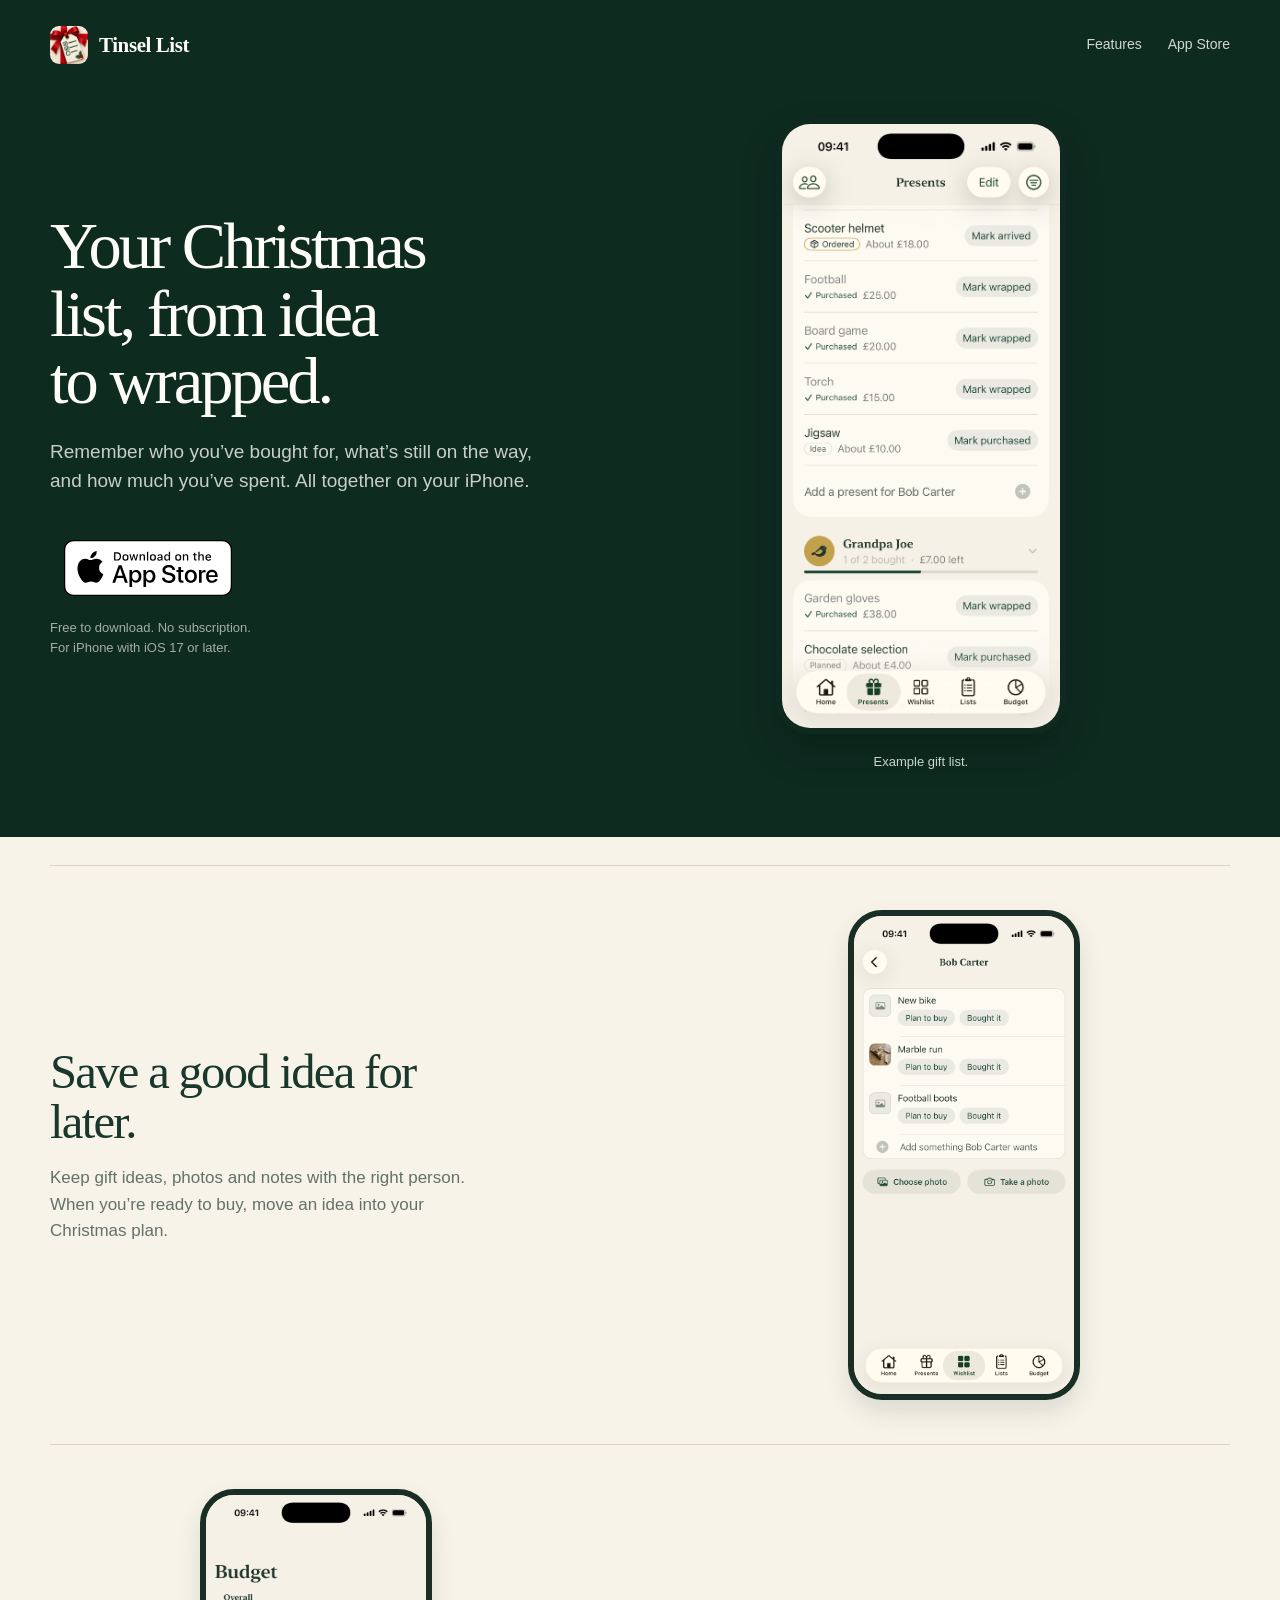
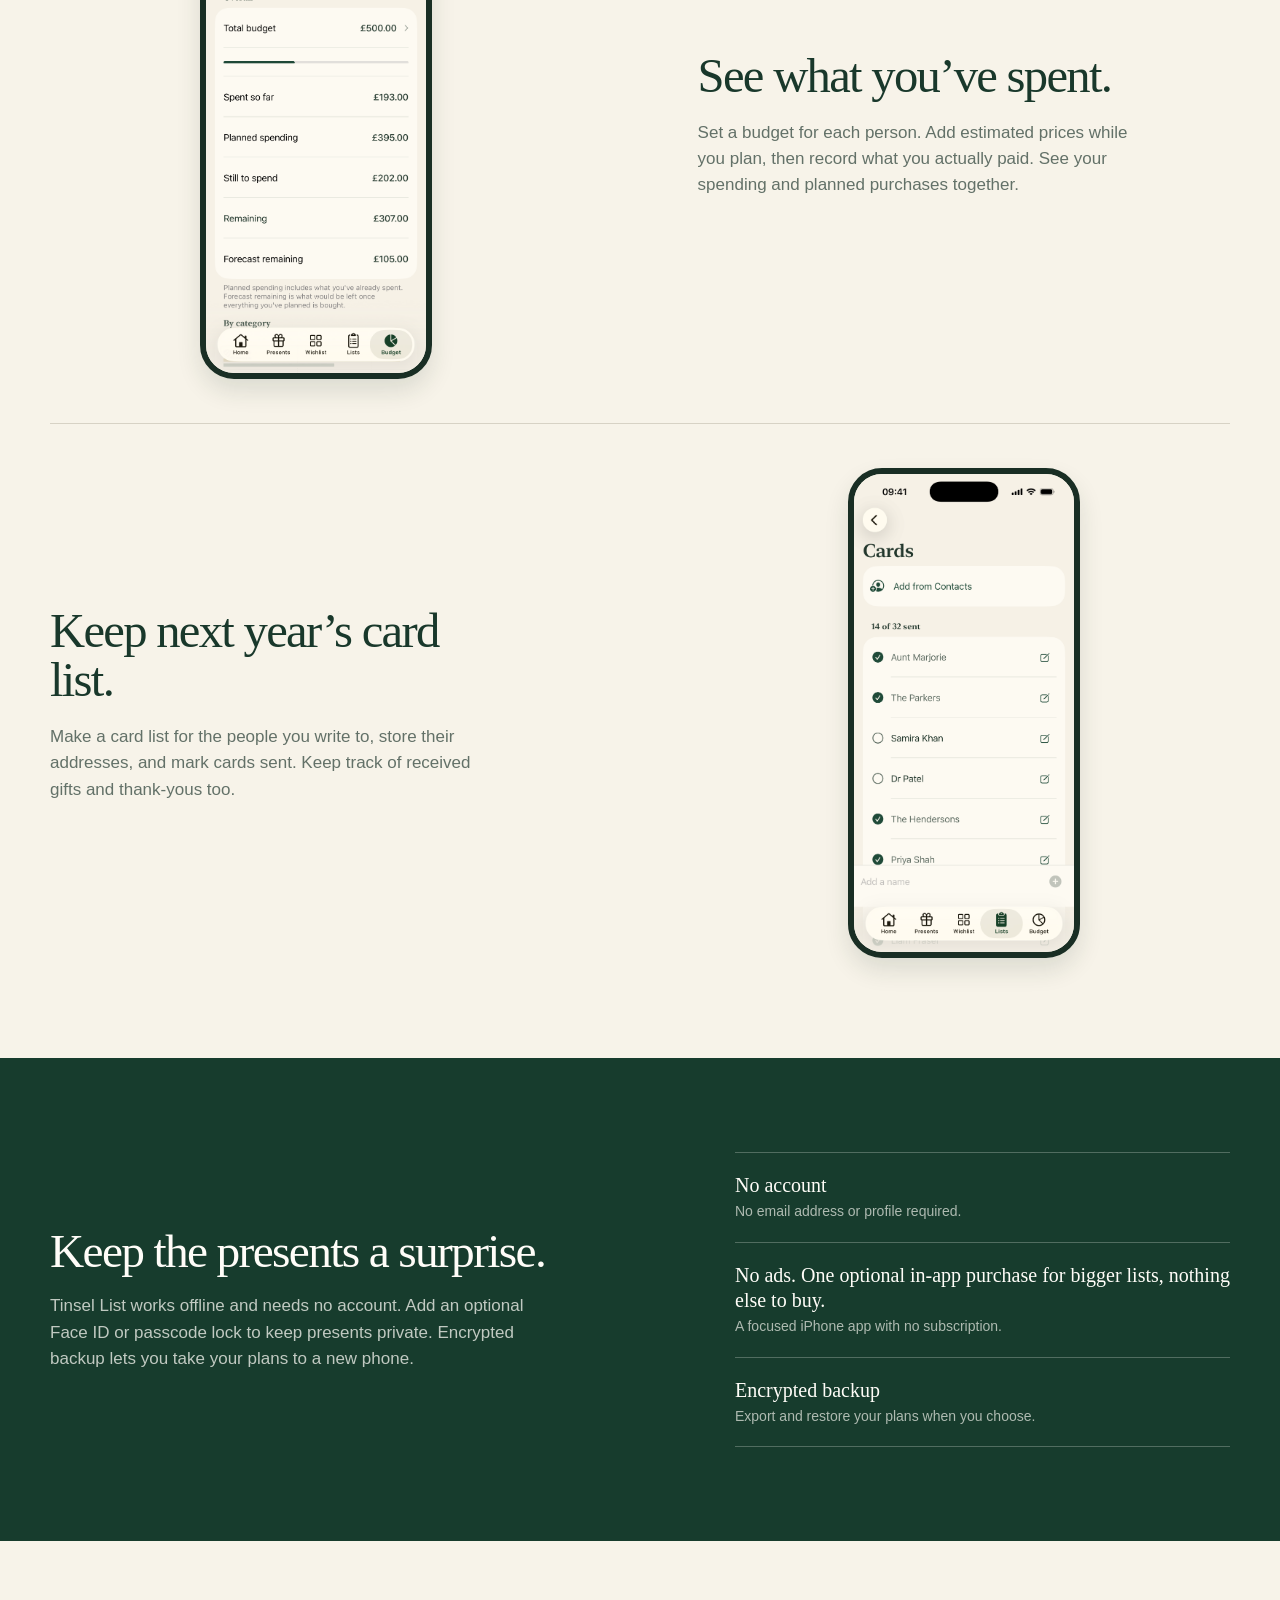
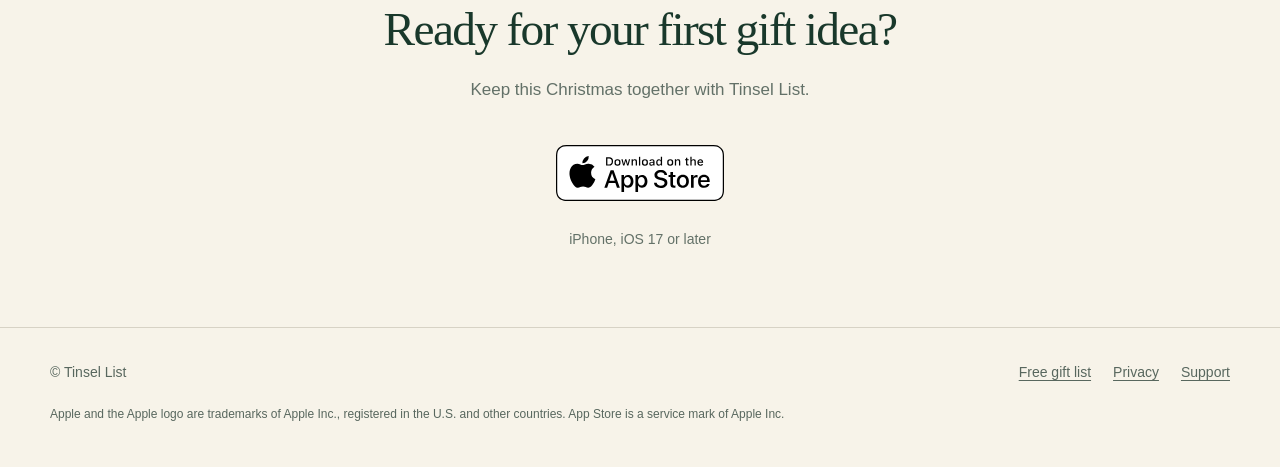
<file: index.html>
<!doctype html>
<html lang="en-US">
<head>
  <meta charset="utf-8">
  <meta name="viewport" content="width=device-width, initial-scale=1">
  <meta name="description" content="A private Christmas planner for gift ideas, buying, wrapping, budgets and cards, all on your iPhone.">
  <meta property="og:type" content="website">
  <meta property="og:title" content="Tinsel List | Christmas planner for iPhone">
  <meta property="og:description" content="Gift ideas, shopping, wrapping and budgets, together on your iPhone. Free to download. No subscription.">
  <meta property="og:url" content="https://tinsellist.app/">
  <meta property="og:image" content="https://tinsellist.app/apple-touch-icon.png">
  <meta name="apple-itunes-app" content="app-id=6808198540">
  <meta name="p:domain_verify" content="84f8413694e72afcef038eab206c9a1b">
  <title>Tinsel List | Christmas planner for iPhone</title>
  <link rel="canonical" href="https://tinsellist.app/">
  <link rel="icon" href="favicon.png" type="image/png">
  <link rel="apple-touch-icon" href="apple-touch-icon.png">
  <style>
    :root {
      --pine: #173c2d;
      --pine-deep: #0e2b20;
      --pine-soft: #285744;
      --gold: #c79b44;
      --paper: #f7f3e9;
      --ink: #19382b;
      --muted: #637168;
      --line: #d7d2c5;
      --white: #fffdf8;
      --sans: -apple-system, BlinkMacSystemFont, "Segoe UI", sans-serif;
      --serif: Iowan Old Style, Baskerville, "Times New Roman", serif;
    }

    * { box-sizing: border-box; }
    html { scroll-behavior: smooth; }
    body { margin: 0; background: var(--paper); color: var(--ink); font: 400 17px/1.55 var(--sans); }
    a { color: inherit; }
    a:focus-visible { outline: 3px solid #165842; outline-offset: 4px; }
    .wrap { width: min(1180px, calc(100% - 48px)); margin: 0 auto; }

    .site-header { position: relative; z-index: 2; color: var(--white); background: var(--pine-deep); }
    .nav { min-height: 90px; display: flex; align-items: center; justify-content: space-between; gap: 24px; }
    .brand { display: inline-flex; align-items: center; gap: 11px; text-decoration: none; font: 600 21px/1 var(--serif); letter-spacing: -.02em; }
    .brand img { width: 38px; height: 38px; border-radius: 9px; }
    .nav-links { display: flex; align-items: center; gap: 26px; font-size: 14px; }
    .nav-links a { color: rgba(255,253,248,.82); text-decoration: none; }
    .nav-links a:hover { color: var(--white); }

    .hero { color: var(--white); background: var(--pine-deep); }
    .hero-grid { position: relative; display: grid; grid-template-columns: minmax(0, .9fr) minmax(0, 1.1fr); align-items: center; gap: 56px; padding: 28px 0 64px; }
    .hero-copy { padding-bottom: 20px; }
    .hero-screen { display: grid; justify-items: center; gap: 18px; }
    .hero-screen img { display: block; width: 290px; border: 6px solid #10291e; border-radius: 34px; box-shadow: 0 18px 38px rgba(0,0,0,.2); }
    .hero-screen figcaption { color: #c7d5ca; font-size: 13px; text-align: center; }
    h1, h2, h3, p { margin-top: 0; }
    figure { margin: 0; }
    img { max-width: 100%; height: auto; }
    h1 { max-width: 670px; text-wrap: balance; margin-bottom: 23px; font: 500 clamp(3.5rem, 5.2vw, 4.8rem)/1.01 var(--serif); letter-spacing: -.045em; }
    .hero-copy > p:not(.app-note) { max-width: 520px; margin-bottom: 30px; color: rgba(255,253,248,.78); font-size: 19px; }
    .badge { display: inline-block; padding: 14px; line-height: 0; }
    .badge img { width: auto; height: 56px; }
    .app-note { max-width: 390px; margin: 8px 0 0; color: rgba(255,253,248,.62); font-size: 13px; }


    h2 { margin-bottom: 25px; font: 500 clamp(2.4rem, 3.7vw, 3.6rem)/1.02 var(--serif); letter-spacing: -.035em; }

    .showcase { padding: 28px 0 56px; }
    .feature-row { display: grid; grid-template-columns: 1fr 1fr; gap: clamp(44px, 9vw, 140px); align-items: center; padding: 44px 0; border-top: 1px solid var(--line); }
    .feature-row.reverse .feature-copy { order: 2; }
    .feature-row.reverse .screenshot { order: 1; }
    .feature-copy { max-width: 440px; }
    .feature-copy h2 { font-size: clamp(2.35rem, 3.8vw, 4rem); margin-bottom: 18px; }
    .feature-copy p { color: var(--muted); font-size: 17px; }
    .screenshot { position: relative; min-height: 0; display: grid; place-items: center; }
    .screenshot img { position: relative; z-index: 1; display: block; width: min(232px, 100%); border: 6px solid #192e24; border-radius: 34px; box-shadow: 0 12px 25px rgba(22,49,36,.12); }

    .private { color: var(--white); background: var(--pine); }
    .private-grid { display: grid; grid-template-columns: 1.1fr .9fr; gap: 80px; align-items: center; padding: 94px 0; }
    .private h2 { max-width: 530px; margin-bottom: 18px; }
    .private p { max-width: 510px; margin-bottom: 0; color: rgba(255,253,248,.73); font-size: 17px; }
    .private-facts { margin: 0; padding: 0; list-style: none; border-top: 1px solid rgba(255,253,248,.25); }
    .private-facts li { padding: 20px 0; border-bottom: 1px solid rgba(255,253,248,.25); font: 500 20px/1.25 var(--serif); }
    .private-facts small { display: block; margin-top: 4px; color: rgba(255,253,248,.65); font: 400 14px/1.4 var(--sans); }

    .closing { padding: 64px 0 48px; text-align: center; }
    .closing h2 { max-width: 720px; margin: 0 auto 23px; }
    .closing p { max-width: 470px; margin: 0 auto 28px; color: var(--muted); }
    .site-header a:focus-visible, .hero a:focus-visible, .private a:focus-visible { outline-color: #f5cc68; }
    .closing-note { margin-top: 14px !important; font-size: 14px; }

    footer { padding: 34px 0 44px; color: #58675e; border-top: 1px solid var(--line); font-size: 14px; }
    .footer-inner { display: flex; justify-content: space-between; gap: 20px; align-items: center; }
    .legal { max-width: 760px; margin: 22px 0 0; font-size: 12px; line-height: 1.5; }
    .footer-links { display: flex; flex-wrap: wrap; gap: 12px 22px; }
    .footer-links a { text-underline-offset: 3px; }

    @media (max-width: 850px) {
      .hero-grid, .private-grid { grid-template-columns: 1fr; gap: 36px; }
      .hero { min-height: 0; }
      .hero-grid { padding-top: 28px; }
      .hero-screen img { width: 270px; }
      .feature-row { grid-template-columns: 1fr; gap: 24px; padding: 48px 0; }
      .feature-row.reverse .feature-copy, .feature-row.reverse .screenshot { order: initial; }
      .feature-row.reverse .feature-copy { order: 0; }
      .feature-row.reverse .screenshot { order: 1; }
      .feature-copy { max-width: 560px; }
      .screenshot { min-height: 0; }
      .private-grid { padding: 74px 0; }
    }
    @media (max-width: 540px) {
      .wrap { width: min(100% - 32px, 1180px); }
      .nav { min-height: 76px; }
      .nav-links { gap: 16px; font-size: 13px; }
      .nav-links a:first-child { display: none; }
      h1 { font-size: clamp(2.85rem, 12.8vw, 3.4rem); }
      .hero-grid { gap: 24px; }
      .hero-copy { padding-bottom: 0; }
      .hero-screen img { width: 242px; border-radius: 30px; }
      .hero-screen { gap: 14px; }
      .hero-copy > p:not(.app-note) { font-size: 17px; }
      h2 { font-size: 2.65rem; }
      .showcase { padding: 0 0 32px; }
      .feature-row { padding: 40px 0; }
      .screenshot { min-height: 0; }
      .private-grid { gap: 36px; }
      .closing { padding: 48px 0 32px; }
      .footer-inner { display: block; }
      .footer-links { margin-top: 14px; }
    }
    @media (prefers-reduced-motion: reduce) { html { scroll-behavior: auto; } *, *::before, *::after { transition-duration: .01ms !important; animation-duration: .01ms !important; animation-iteration-count: 1 !important; } }
  </style>
</head>
<body>
  <header class="site-header">
    <div class="wrap">
      <nav class="nav" aria-label="Main navigation">
        <a class="brand" href="#top"><img src="apple-touch-icon.png" alt="" width="38" height="38">Tinsel List</a>
        <div class="nav-links">
          <a href="#made-for-december">Features</a>
          <a href="https://apps.apple.com/us/app/tinsel-list-christmas-planner/id6808198540">App Store</a>
        </div>
      </nav>
    </div>
  </header>
  <main id="top">
  <section class="hero" aria-labelledby="page-title">
    <div class="hero-grid wrap">
      <div class="hero-copy">
        <h1 id="page-title">Your Christmas list, from idea to wrapped.</h1>
        <p>Remember who you’ve bought for, what’s still on the way, and how much you’ve spent. All together on your iPhone.</p>
        <a class="badge" href="https://apps.apple.com/us/app/tinsel-list-christmas-planner/id6808198540" aria-label="Download Tinsel List on the App Store"><img src="app-store-badge.svg" alt="Download on the App Store"></a>
        <p class="app-note">Free to download. No subscription.<br>For iPhone with iOS 17 or later.</p>
      </div>
      <figure class="hero-screen">
        <img fetchpriority="high" width="1206" height="2622" src="assets/gift-plan.webp" alt="Tinsel List showing a scooter helmet marked ordered and gifts ready to wrap.">
        <figcaption>Example gift list.</figcaption>
      </figure>
    </div>
  </section>

  <section id="made-for-december" class="showcase" aria-label="Tinsel List features">
    <div class="wrap">
      <article class="feature-row" id="gifts">
        <div class="feature-copy">
          <h2>Save a good idea for later.</h2>
          <p>Keep gift ideas, photos and notes with the right person. When you’re ready to buy, move an idea into your Christmas plan.</p>
        </div>
        <figure class="screenshot">
          <img loading="lazy" width="1206" height="2622" src="assets/gift-ideas.webp" alt="Gift ideas for Bob, including a marble run with a photo and actions to plan a purchase.">
        </figure>
      </article>
      <article class="feature-row reverse" id="budget">
        <div class="feature-copy">
          <h2>See what you’ve spent.</h2>
          <p>Set a budget for each person. Add estimated prices while you plan, then record what you actually paid. See your spending and planned purchases together.</p>
        </div>
        <figure class="screenshot">
          <img loading="lazy" width="1206" height="2622" src="assets/budget-overall-light.webp" alt="Tinsel List budget summary with total, spent, planned and remaining amounts.">
        </figure>
      </article>
      <article class="feature-row" id="cards">
        <div class="feature-copy">
          <h2>Keep next year’s card list.</h2>
          <p>Make a card list for the people you write to, store their addresses, and mark cards sent. Keep track of received gifts and thank-yous too.</p>
        </div>
        <figure class="screenshot">
          <img loading="lazy" width="1206" height="2622" src="assets/cards-list-light.webp" alt="Tinsel List card list showing names and which cards have been sent.">
        </figure>
      </article>
    </div>
  </section>

  <section class="private" aria-labelledby="private-title">
    <div class="wrap private-grid">
      <div>
        <h2 id="private-title">Keep the presents a surprise.</h2>
        <p>Tinsel List works offline and needs no account. Add an optional Face ID or passcode lock to keep presents private. Encrypted backup lets you take your plans to a new phone.</p>
      </div>
      <ul class="private-facts">
        <li>No account<small>No email address or profile required.</small></li>
        <li>No ads. One optional in-app purchase for bigger lists, nothing else to buy.<small>A focused iPhone app with no subscription.</small></li>
        <li>Encrypted backup<small>Export and restore your plans when you choose.</small></li>
      </ul>
    </div>
  </section>

  <section id="download" class="closing" aria-labelledby="closing-title">
    <div class="wrap">
      <h2 id="closing-title">Ready for your first gift idea?</h2>
      <p>Keep this Christmas together with Tinsel List.</p>
      <a class="badge" href="https://apps.apple.com/us/app/tinsel-list-christmas-planner/id6808198540" aria-label="Download Tinsel List on the App Store"><img src="app-store-badge.svg" alt="Download on the App Store"></a>
      <p class="closing-note">iPhone, iOS 17 or later</p>
    </div>
  </section>
  </main>

  <footer>
    <div class="wrap footer-inner">
      <span>© Tinsel List</span>
      <div class="footer-links"><a href="christmas-gift-list/">Free gift list</a><a href="privacy.html">Privacy</a><a href="support.html">Support</a></div>
    </div>
    <div class="wrap"><p class="legal">Apple and the Apple logo are trademarks of Apple Inc., registered in the U.S. and other countries. App Store is a service mark of Apple Inc.</p></div>
  </footer>
</body>
</html>
</file>
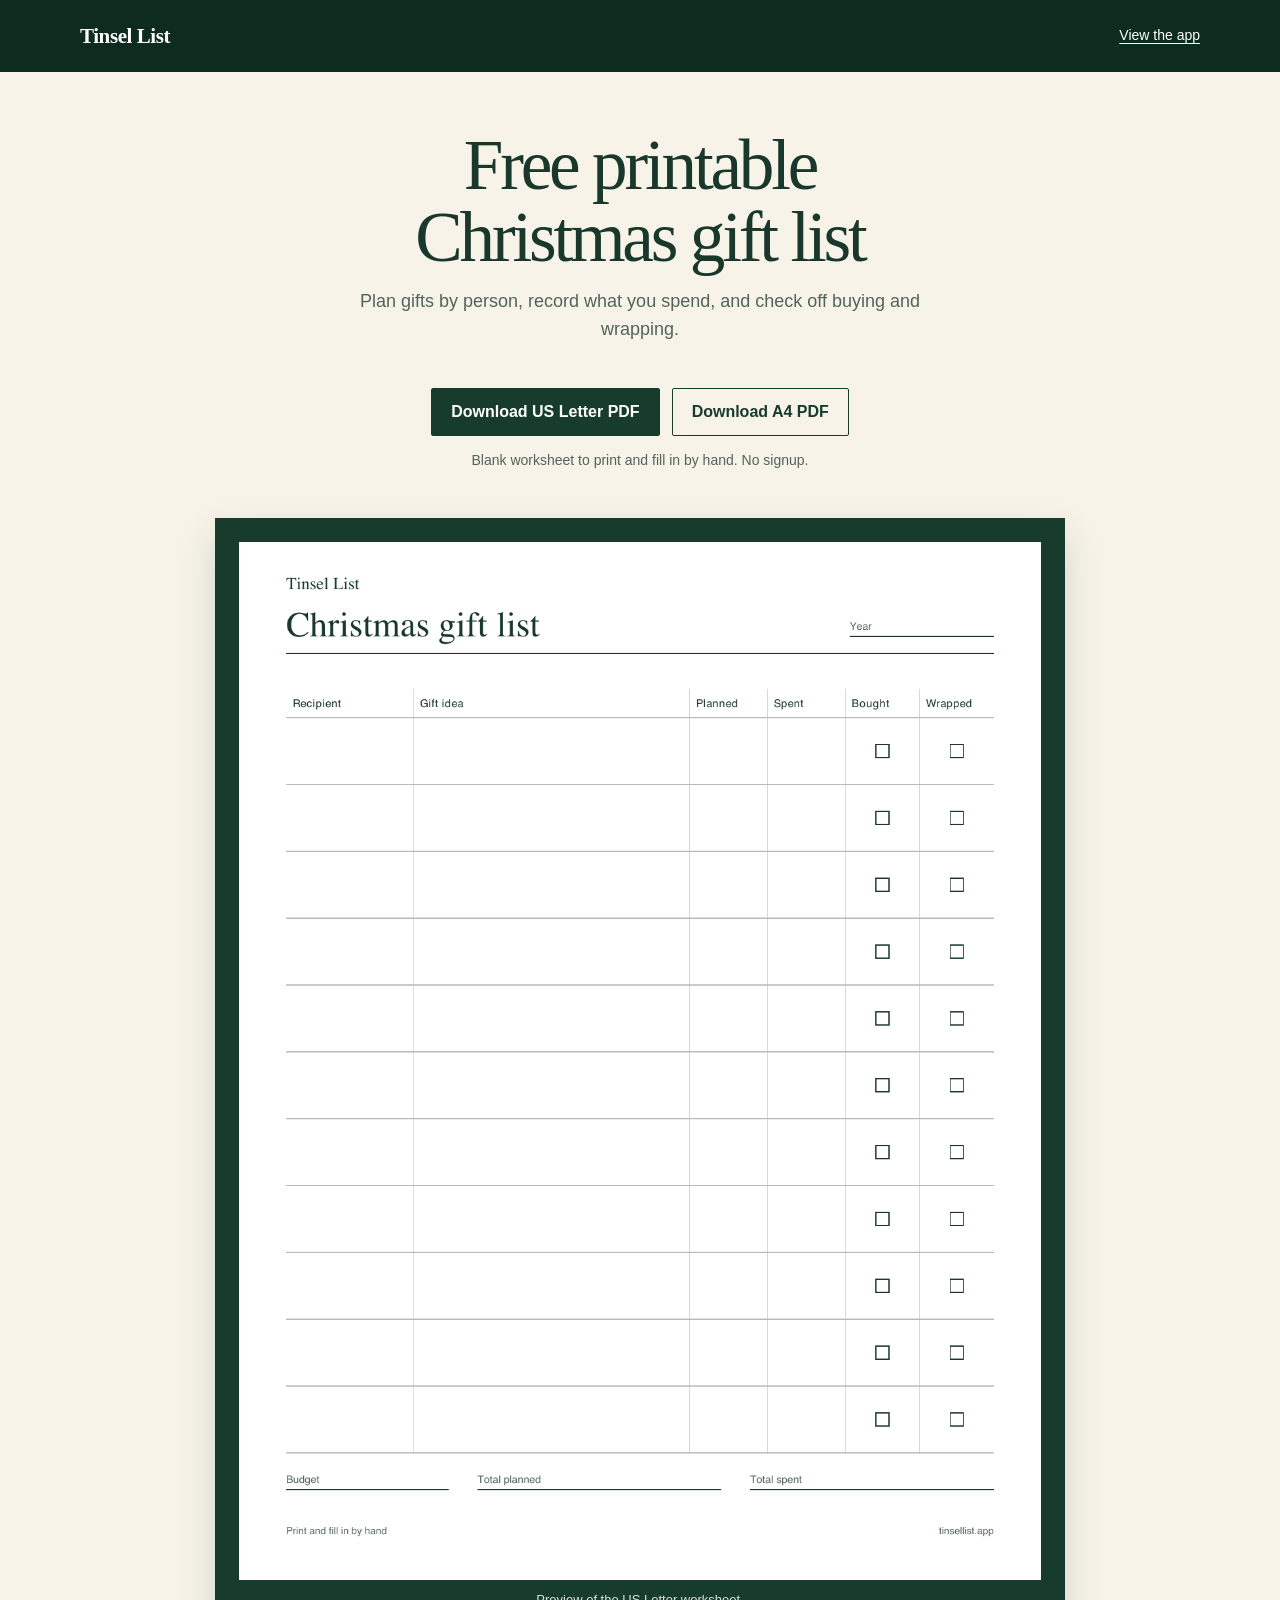
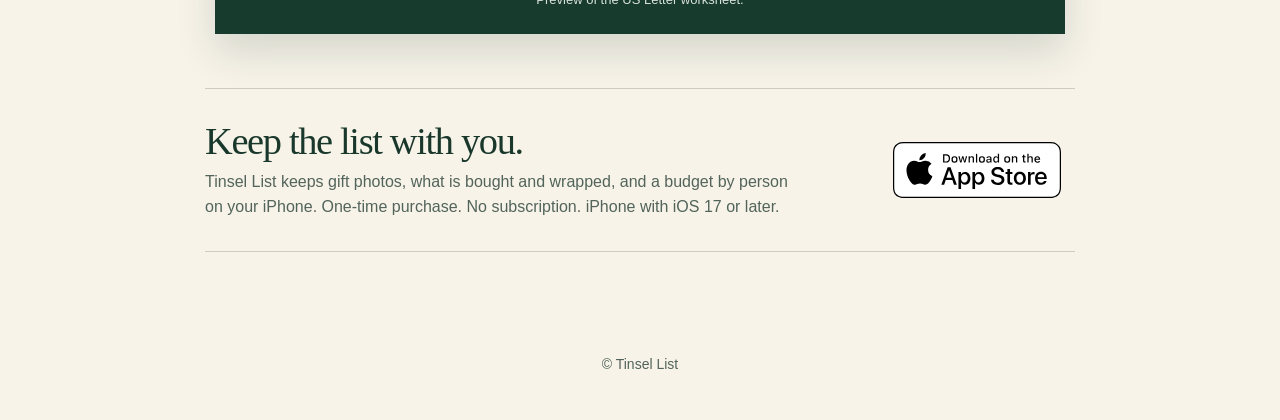
<file: christmas-gift-list/index.html>
<!doctype html>
<html lang="en-US">
<head>
  <meta charset="utf-8">
  <meta name="viewport" content="width=device-width, initial-scale=1">
  <meta name="apple-itunes-app" content="app-id=6808198540">
  <meta name="description" content="A free blank Christmas gift list to print and fill in by hand.">
  <meta name="robots" content="index, follow">
  <meta property="og:type" content="website">
  <meta property="og:title" content="Free printable Christmas gift list | Tinsel List">
  <meta property="og:description" content="A blank Christmas gift list to print and fill in by hand.">
  <meta property="og:url" content="https://tinsellist.app/christmas-gift-list/">
  <meta property="og:image" content="https://tinsellist.app/apple-touch-icon.png">
  <meta name="twitter:card" content="summary">
  <meta name="twitter:title" content="Free printable Christmas gift list | Tinsel List">
  <meta name="twitter:description" content="A blank Christmas gift list to print and fill in by hand.">
  <link rel="canonical" href="https://tinsellist.app/christmas-gift-list/">
  <link rel="icon" href="/favicon.png" type="image/png">
  <link rel="apple-touch-icon" href="/apple-touch-icon.png">
  <title>Free printable Christmas gift list | Tinsel List</title>
  <style>
    :root { --pine:#173c2d; --pine-deep:#0e2b20; --paper:#f7f3e9; --ink:#19382b; --gold:#c79b44; --line:#cfcbbf; --muted:#52645a; --sans:-apple-system,BlinkMacSystemFont,"Segoe UI",sans-serif; --serif:"Iowan Old Style",Baskerville,"Times New Roman",serif; }
    * { box-sizing:border-box; }
    html { background:var(--paper); }
    body { margin:0; color:var(--ink); background:var(--paper); font:400 16px/1.55 var(--sans); }
    a { color:inherit; text-underline-offset:3px; }
    a:focus-visible { outline:3px solid var(--gold); outline-offset:4px; }
    .wrap { width:min(1120px,calc(100% - 48px)); margin:0 auto; }
    .site-header { color:#fff; background:var(--pine-deep); }
    .nav { min-height:72px; display:flex; align-items:center; justify-content:space-between; gap:22px; }
    .brand { color:#fff; text-decoration:none; font:600 21px/1 var(--serif); letter-spacing:-.02em; }
    .app-link { min-height:44px; display:inline-flex; align-items:center; color:#fff; font-size:14px; }
    .intro { padding:58px 0 44px; text-align:center; }
    h1,h2,p { margin-top:0; }
    h1 { max-width:760px; margin:0 auto 14px; font:500 clamp(2.7rem,6vw,4.45rem)/1.01 var(--serif); letter-spacing:-.045em; text-wrap:balance; }
    .lede { max-width:570px; margin:0 auto; color:var(--muted); font-size:18px; }
    .downloads { display:flex; flex-wrap:wrap; justify-content:center; gap:12px; padding-bottom:46px; }
    .download { min-height:48px; display:inline-flex; align-items:center; justify-content:center; padding:11px 19px; color:#fff; background:var(--pine); border:1px solid var(--pine); border-radius:2px; font-weight:650; text-decoration:none; }
    .download:hover { background:var(--pine-deep); }
    .download.alt { color:var(--pine); background:transparent; }
    .download.alt:hover { color:#fff; background:var(--pine); }
    .download-note { flex:0 0 100%; margin:2px 0 0; color:var(--muted); font-size:14px; text-align:center; }
    .preview-section { padding:0 0 70px; }
    .worksheet-frame { max-width:850px; margin:0 auto; padding:clamp(12px,2vw,24px); background:var(--pine); box-shadow:0 18px 38px rgba(14,43,32,.14); }
    .worksheet-frame img { display:block; width:100%; height:auto; background:#fff; }
    figcaption { margin-top:10px; color:#d8e0da; font-size:13px; text-align:center; }
    .app-callout { display:grid; grid-template-columns:minmax(0,1fr) auto; gap:28px; align-items:center; max-width:870px; margin:54px auto 0; padding:31px 0; border-top:1px solid var(--line); border-bottom:1px solid var(--line); }
    h2 { margin-bottom:8px; font:500 clamp(2rem,3vw,2.8rem)/1.1 var(--serif); letter-spacing:-.035em; }
    .app-callout p { max-width:590px; margin:0; color:var(--muted); }
    .badge { display:block; padding:14px; line-height:0; }
    .badge img { display:block; width:auto; height:56px; }
    footer { padding:32px 0 44px; color:var(--muted); font-size:14px; text-align:center; }
    @media (max-width:760px) { .wrap { width:min(100% - 32px,1120px); } .intro { padding:42px 0 32px; } .preview-section { padding-bottom:45px; } .app-callout { grid-template-columns:1fr; gap:13px; margin-top:40px; } }
    @media (max-width:540px) { .download { flex-basis:100%; max-width:360px; } }
    @media (max-width:420px) { h1 { font-size:2.65rem; } .nav { min-height:64px; } }
    @media print { .site-header,.intro,.downloads,.app-callout,footer,figcaption { display:none; } body { background:#fff; } .wrap { width:auto; } .preview-section { padding:0; } .worksheet-frame { max-width:none; padding:0; box-shadow:none; background:#fff; } .worksheet-frame img { width:100%; } }
  </style>
</head>
<body>
  <header class="site-header"><div class="wrap nav"><a class="brand" href="/">Tinsel List</a><a class="app-link" href="https://apps.apple.com/us/app/tinsel-list-christmas-planner/id6808198540">View the app</a></div></header>
  <main>
    <section class="intro wrap" aria-labelledby="page-title"><h1 id="page-title">Free printable Christmas gift list</h1><p class="lede">Plan gifts by person, record what you spend, and check off buying and wrapping.</p></section>
    <section class="downloads wrap" aria-label="Downloads"><a class="download" href="tinsel-list-christmas-gift-list-us-letter.pdf" download>Download US Letter PDF</a><a class="download alt" href="tinsel-list-christmas-gift-list-a4.pdf" download>Download A4 PDF</a><p class="download-note">Blank worksheet to print and fill in by hand. No signup.</p></section>
    <section class="preview-section wrap" aria-label="Christmas gift list preview"><figure class="worksheet-frame"><img src="worksheet-preview.png" width="1224" height="1584" alt="Blank Christmas gift list with recipient, gift idea, planned, spent, bought, and wrapped columns, plus eleven blank rows."><figcaption>Preview of the US Letter worksheet.</figcaption></figure>
      <aside class="app-callout" aria-labelledby="app-title"><div><h2 id="app-title">Keep the list with you.</h2><p>Tinsel List keeps gift photos, what is bought and wrapped, and a budget by person on your iPhone. One-time purchase. No subscription. iPhone with iOS 17 or later.</p></div><a class="badge" href="https://apps.apple.com/us/app/tinsel-list-christmas-planner/id6808198540" aria-label="Download Tinsel List on the App Store"><img src="../app-store-badge.svg" width="119.66407" height="40" alt="Download on the App Store"></a></aside>
    </section>
  </main>
  <footer><div class="wrap">© Tinsel List</div></footer>
</body>
</html>
</file>
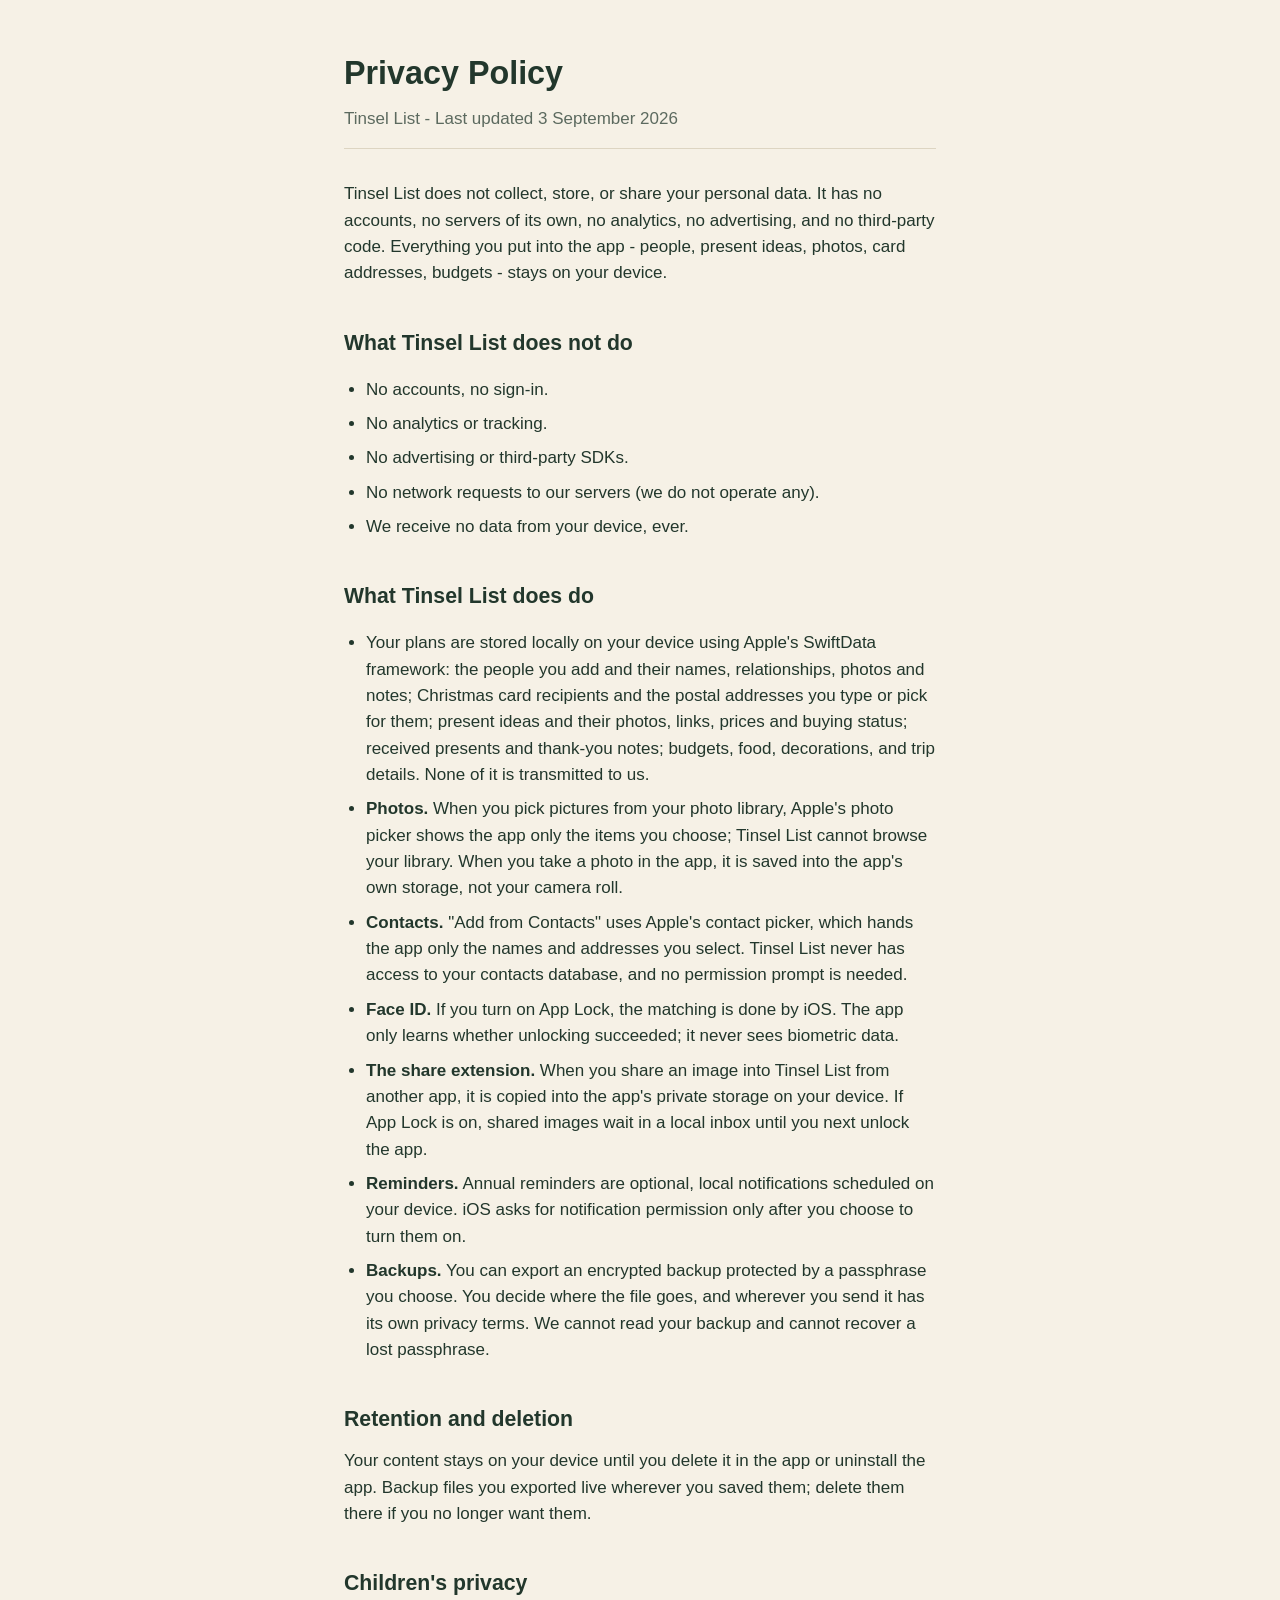
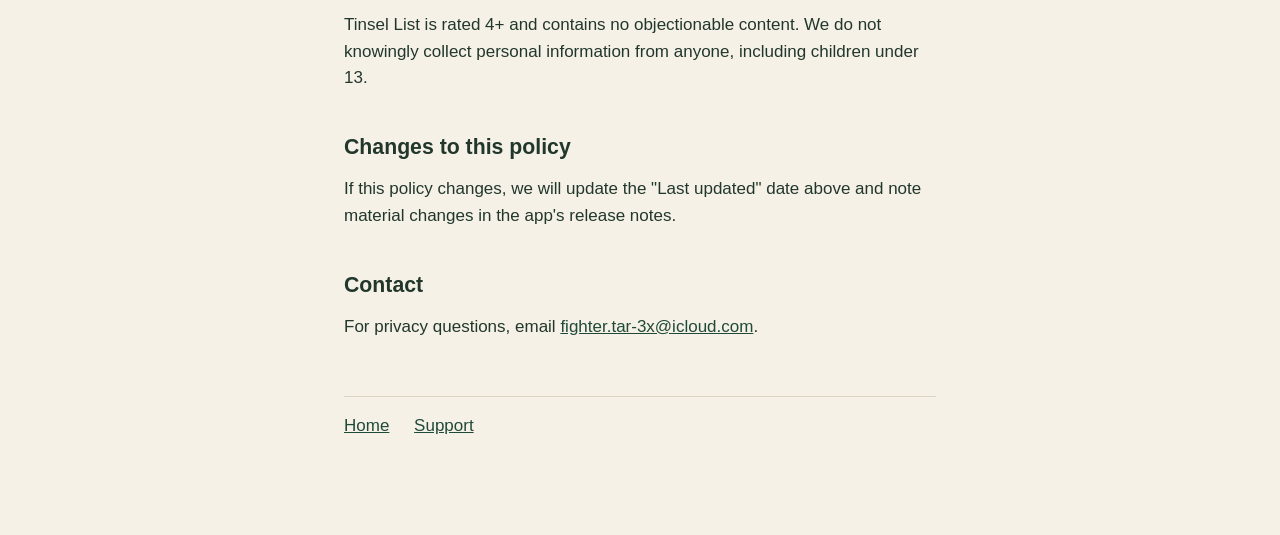
<file: privacy.html>
<!doctype html>
<html lang="en">
<head>
  <meta charset="utf-8">
  <meta name="apple-itunes-app" content="app-id=6808198540">
  <meta name="viewport" content="width=device-width, initial-scale=1">
  <title>Privacy Policy - Tinsel List</title>
  <meta name="description" content="Tinsel List privacy policy. Everything stays on your device; we do not collect any personal data.">
  <link rel="icon" href="favicon.png" type="image/png">
  <link rel="stylesheet" href="style.css">
</head>
<body>
  <main>
    <header>
      <h1>Privacy Policy</h1>
      <p class="meta">Tinsel List - Last updated 3 September 2026</p>
    </header>

    <p>
      Tinsel List does not collect, store, or share your personal data. It has
      no accounts, no servers of its own, no analytics, no advertising, and no
      third-party code. Everything you put into the app - people, present
      ideas, photos, card addresses, budgets - stays on your device.
    </p>

    <h2>What Tinsel List does not do</h2>
    <ul>
      <li>No accounts, no sign-in.</li>
      <li>No analytics or tracking.</li>
      <li>No advertising or third-party SDKs.</li>
      <li>No network requests to our servers (we do not operate any).</li>
      <li>We receive no data from your device, ever.</li>
    </ul>

    <h2>What Tinsel List does do</h2>
    <ul>
      <li>
        Your plans are stored locally on your device using Apple's SwiftData
        framework: the people you add and their names, relationships, photos
        and notes; Christmas card recipients and the postal addresses you type
        or pick for them; present ideas and their photos, links, prices and
        buying status; received presents and thank-you notes; budgets, food,
        decorations, and trip details. None of it is transmitted to us.
      </li>
      <li>
        <strong>Photos.</strong> When you pick pictures from your photo
        library, Apple's photo picker shows the app only the items you choose;
        Tinsel List cannot browse your library. When you take a photo in the
        app, it is saved into the app's own storage, not your camera roll.
      </li>
      <li>
        <strong>Contacts.</strong> "Add from Contacts" uses Apple's contact
        picker, which hands the app only the names and addresses you select.
        Tinsel List never has access to your contacts database, and no
        permission prompt is needed.
      </li>
      <li>
        <strong>Face ID.</strong> If you turn on App Lock, the matching is done
        by iOS. The app only learns whether unlocking succeeded; it never sees
        biometric data.
      </li>
      <li>
        <strong>The share extension.</strong> When you share an image into
        Tinsel List from another app, it is copied into the app's private
        storage on your device. If App Lock is on, shared images wait in a
        local inbox until you next unlock the app.
      </li>
      <li>
        <strong>Reminders.</strong> Annual reminders are optional, local
        notifications scheduled on your device. iOS asks for notification
        permission only after you choose to turn them on.
      </li>
      <li>
        <strong>Backups.</strong> You can export an encrypted backup protected
        by a passphrase you choose. You decide where the file goes, and
        wherever you send it has its own privacy terms. We cannot read your
        backup and cannot recover a lost passphrase.
      </li>
    </ul>

    <h2>Retention and deletion</h2>
    <p>
      Your content stays on your device until you delete it in the app or
      uninstall the app. Backup files you exported live wherever you saved
      them; delete them there if you no longer want them.
    </p>

    <h2>Children's privacy</h2>
    <p>
      Tinsel List is rated 4+ and contains no objectionable content. We do not
      knowingly collect personal information from anyone, including children
      under 13.
    </p>

    <h2>Changes to this policy</h2>
    <p>
      If this policy changes, we will update the "Last updated" date above and
      note material changes in the app's release notes.
    </p>

    <h2>Contact</h2>
    <p>
      For privacy questions, email
      <a href="mailto:fighter.tar-3x@icloud.com?subject=Tinsel%20List%20privacy">fighter.tar-3x@icloud.com</a>.
    </p>

    <nav>
      <a href="/">Home</a>
      <a href="/support">Support</a>
    </nav>
  </main>
</body>
</html>
</file>
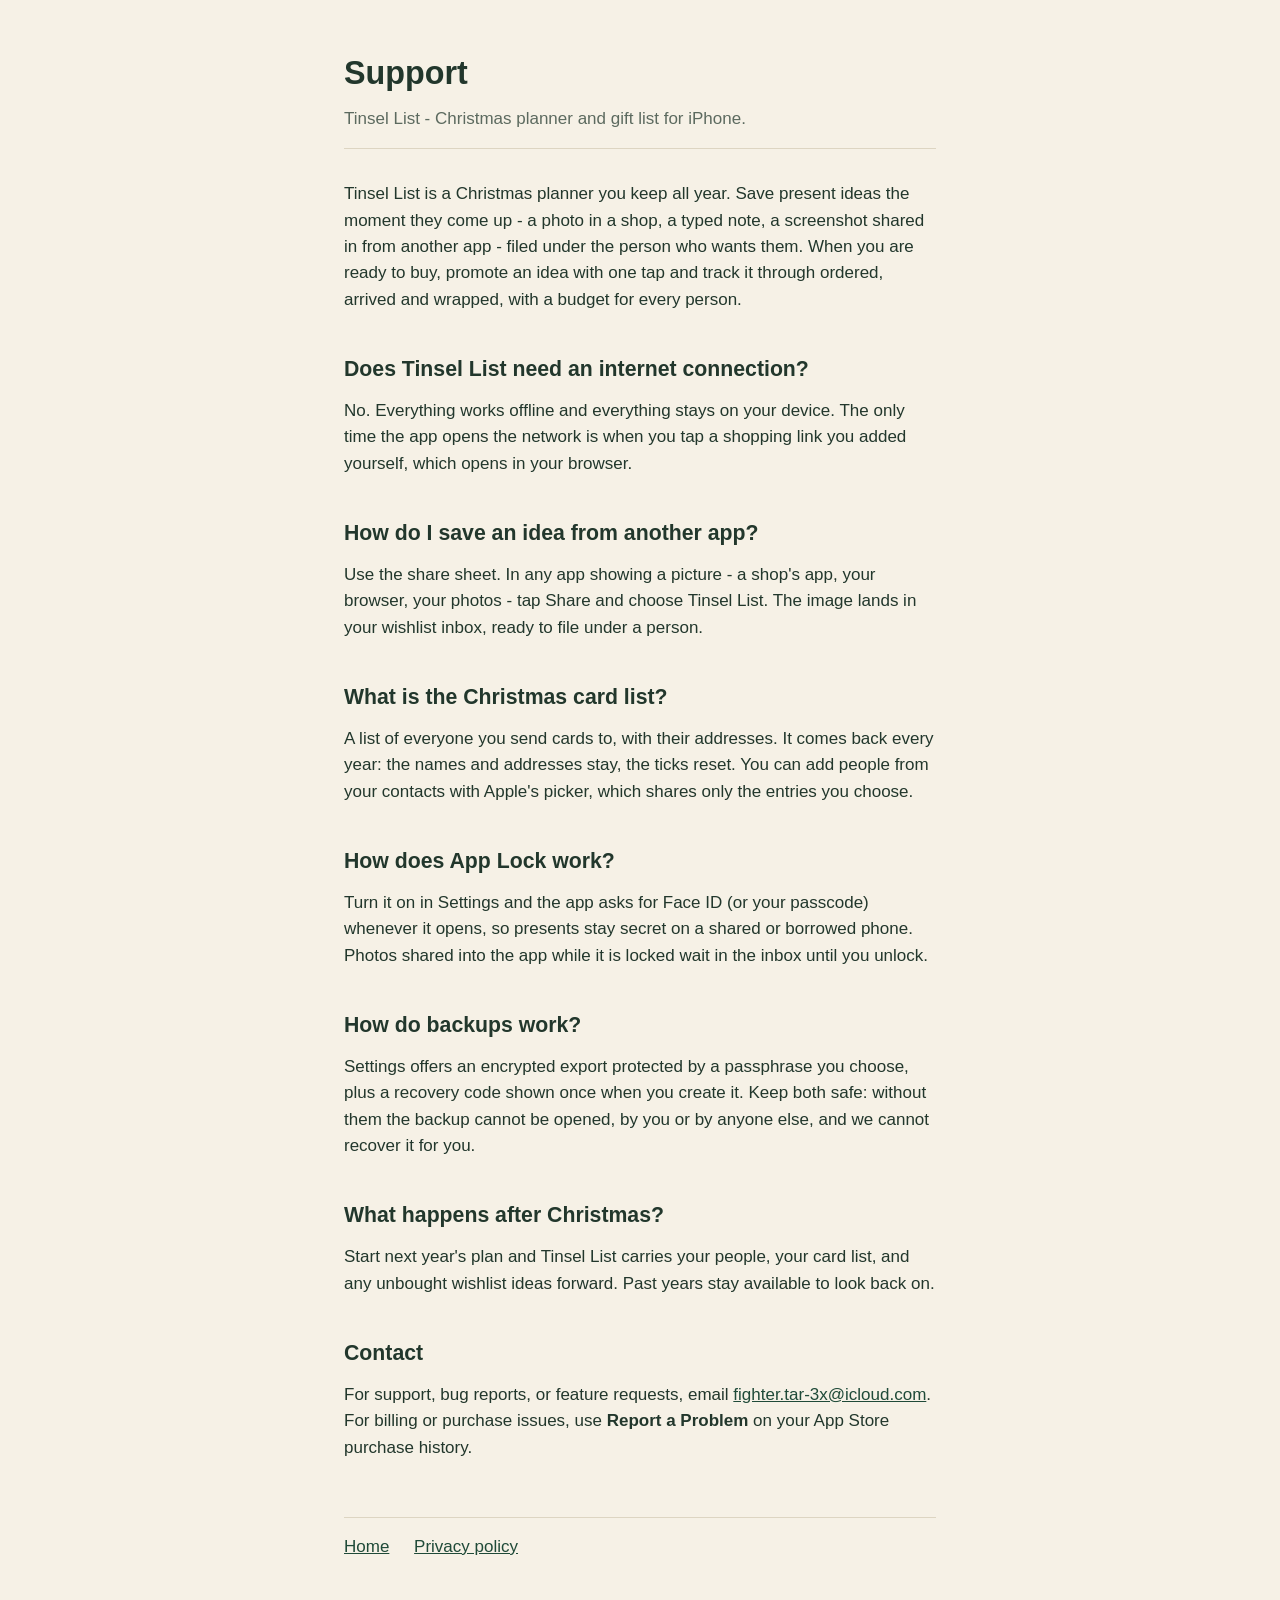
<file: support.html>
<!doctype html>
<html lang="en">
<head>
  <meta charset="utf-8">
  <meta name="apple-itunes-app" content="app-id=6808198540">
  <meta name="viewport" content="width=device-width, initial-scale=1">
  <title>Support - Tinsel List</title>
  <meta name="description" content="Help and support for Tinsel List, the Christmas planner and gift list for iPhone.">
  <link rel="icon" href="favicon.png" type="image/png">
  <link rel="stylesheet" href="style.css">
</head>
<body>
  <main>
    <header>
      <h1>Support</h1>
      <p class="tagline">Tinsel List - Christmas planner and gift list for iPhone.</p>
    </header>

    <p>
      Tinsel List is a Christmas planner you keep all year. Save present ideas
      the moment they come up - a photo in a shop, a typed note, a screenshot
      shared in from another app - filed under the person who wants them. When
      you are ready to buy, promote an idea with one tap and track it through
      ordered, arrived and wrapped, with a budget for every person.
    </p>

    <h2>Does Tinsel List need an internet connection?</h2>
    <p>
      No. Everything works offline and everything stays on your device. The
      only time the app opens the network is when you tap a shopping link you
      added yourself, which opens in your browser.
    </p>

    <h2>How do I save an idea from another app?</h2>
    <p>
      Use the share sheet. In any app showing a picture - a shop's app, your
      browser, your photos - tap Share and choose Tinsel List. The image lands
      in your wishlist inbox, ready to file under a person.
    </p>

    <h2>What is the Christmas card list?</h2>
    <p>
      A list of everyone you send cards to, with their addresses. It comes
      back every year: the names and addresses stay, the ticks reset. You can
      add people from your contacts with Apple's picker, which shares only the
      entries you choose.
    </p>

    <h2>How does App Lock work?</h2>
    <p>
      Turn it on in Settings and the app asks for Face ID (or your passcode)
      whenever it opens, so presents stay secret on a shared or borrowed
      phone. Photos shared into the app while it is locked wait in the inbox
      until you unlock.
    </p>

    <h2>How do backups work?</h2>
    <p>
      Settings offers an encrypted export protected by a passphrase you
      choose, plus a recovery code shown once when you create it. Keep both
      safe: without them the backup cannot be opened, by you or by anyone
      else, and we cannot recover it for you.
    </p>

    <h2>What happens after Christmas?</h2>
    <p>
      Start next year's plan and Tinsel List carries your people, your card
      list, and any unbought wishlist ideas forward. Past years stay available
      to look back on.
    </p>

    <h2>Contact</h2>
    <p>
      For support, bug reports, or feature requests, email
      <a href="mailto:fighter.tar-3x@icloud.com?subject=Tinsel%20List%20support">fighter.tar-3x@icloud.com</a>.
      For billing or purchase issues, use <strong>Report a Problem</strong> on
      your App Store purchase history.
    </p>

    <nav>
      <a href="/">Home</a>
      <a href="/privacy">Privacy policy</a>
    </nav>
  </main>
</body>
</html>
</file>
<file: style.css>
:root {
  color-scheme: light dark;
  --fg: #22372c;
  --fg-muted: #5c6a5f;
  --bg: #f6f1e6;
  --accent: #1f4a38;
  --rule: #ddd5c2;
}

@media (prefers-color-scheme: dark) {
  :root {
    --fg: #ece8dd;
    --fg-muted: #b5b0a5;
    --bg: #221c15;
    --accent: #9fc4ad;
    --rule: #3f382e;
  }
}

* { box-sizing: border-box; }

html, body {
  margin: 0;
  padding: 0;
  background: var(--bg);
  color: var(--fg);
  font: 17px/1.55 -apple-system, BlinkMacSystemFont, "Segoe UI", Roboto, "Helvetica Neue", Arial, sans-serif;
}

main {
  max-width: 640px;
  margin: 0 auto;
  padding: 48px 24px 96px;
}

header {
  border-bottom: 1px solid var(--rule);
  margin-bottom: 32px;
  padding-bottom: 16px;
}

h1 { font-size: 1.9em; margin: 0 0 8px; }
h2 { font-size: 1.25em; margin: 40px 0 8px; }
p { margin: 12px 0; }
ul { padding-left: 22px; }
li { margin: 8px 0; }

.meta, .tagline { color: var(--fg-muted); margin: 0; }

a { color: var(--accent); }
a:focus-visible { outline: 3px solid var(--accent); outline-offset: 4px; }

nav {
  margin-top: 56px;
  padding-top: 16px;
  border-top: 1px solid var(--rule);
}
nav a { margin-right: 20px; }

.brandmark {
  width: 72px;
  height: 72px;
  border-radius: 16px;
  display: block;
  margin-bottom: 20px;
}
</file>
